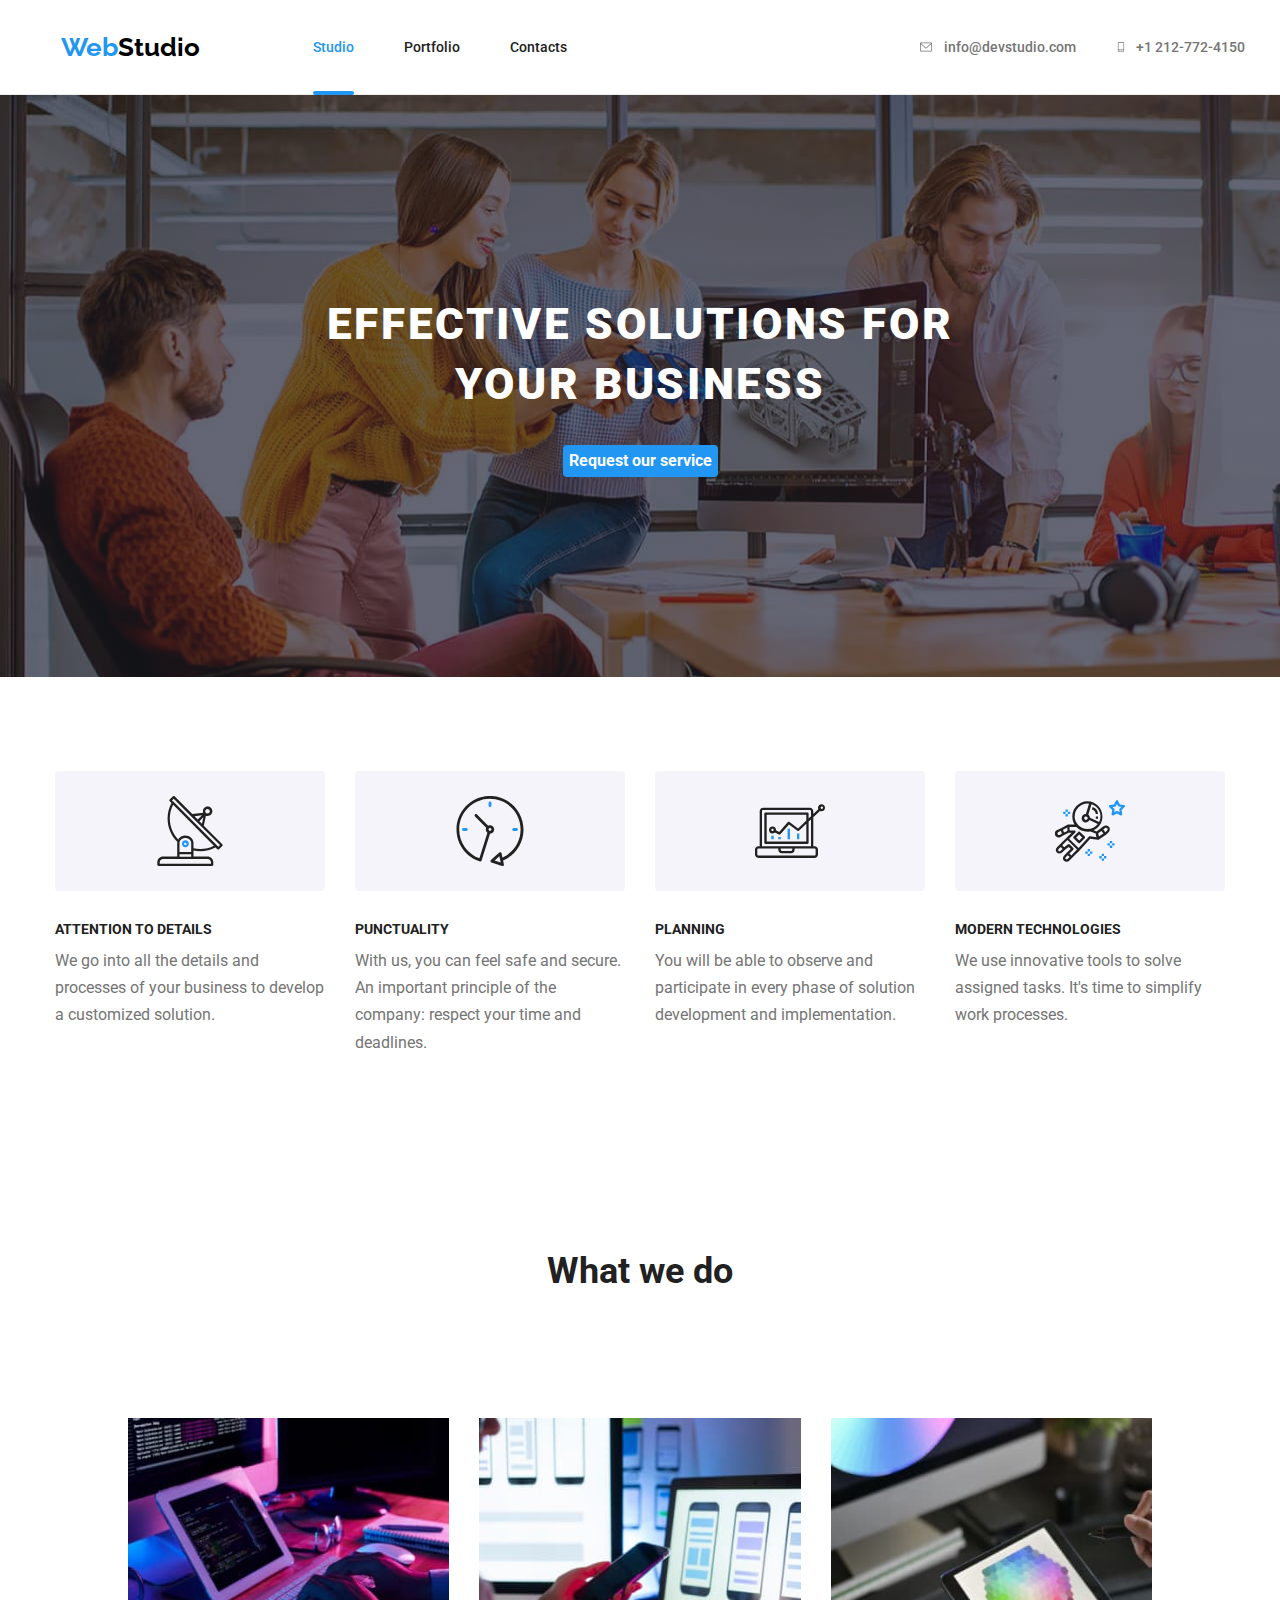
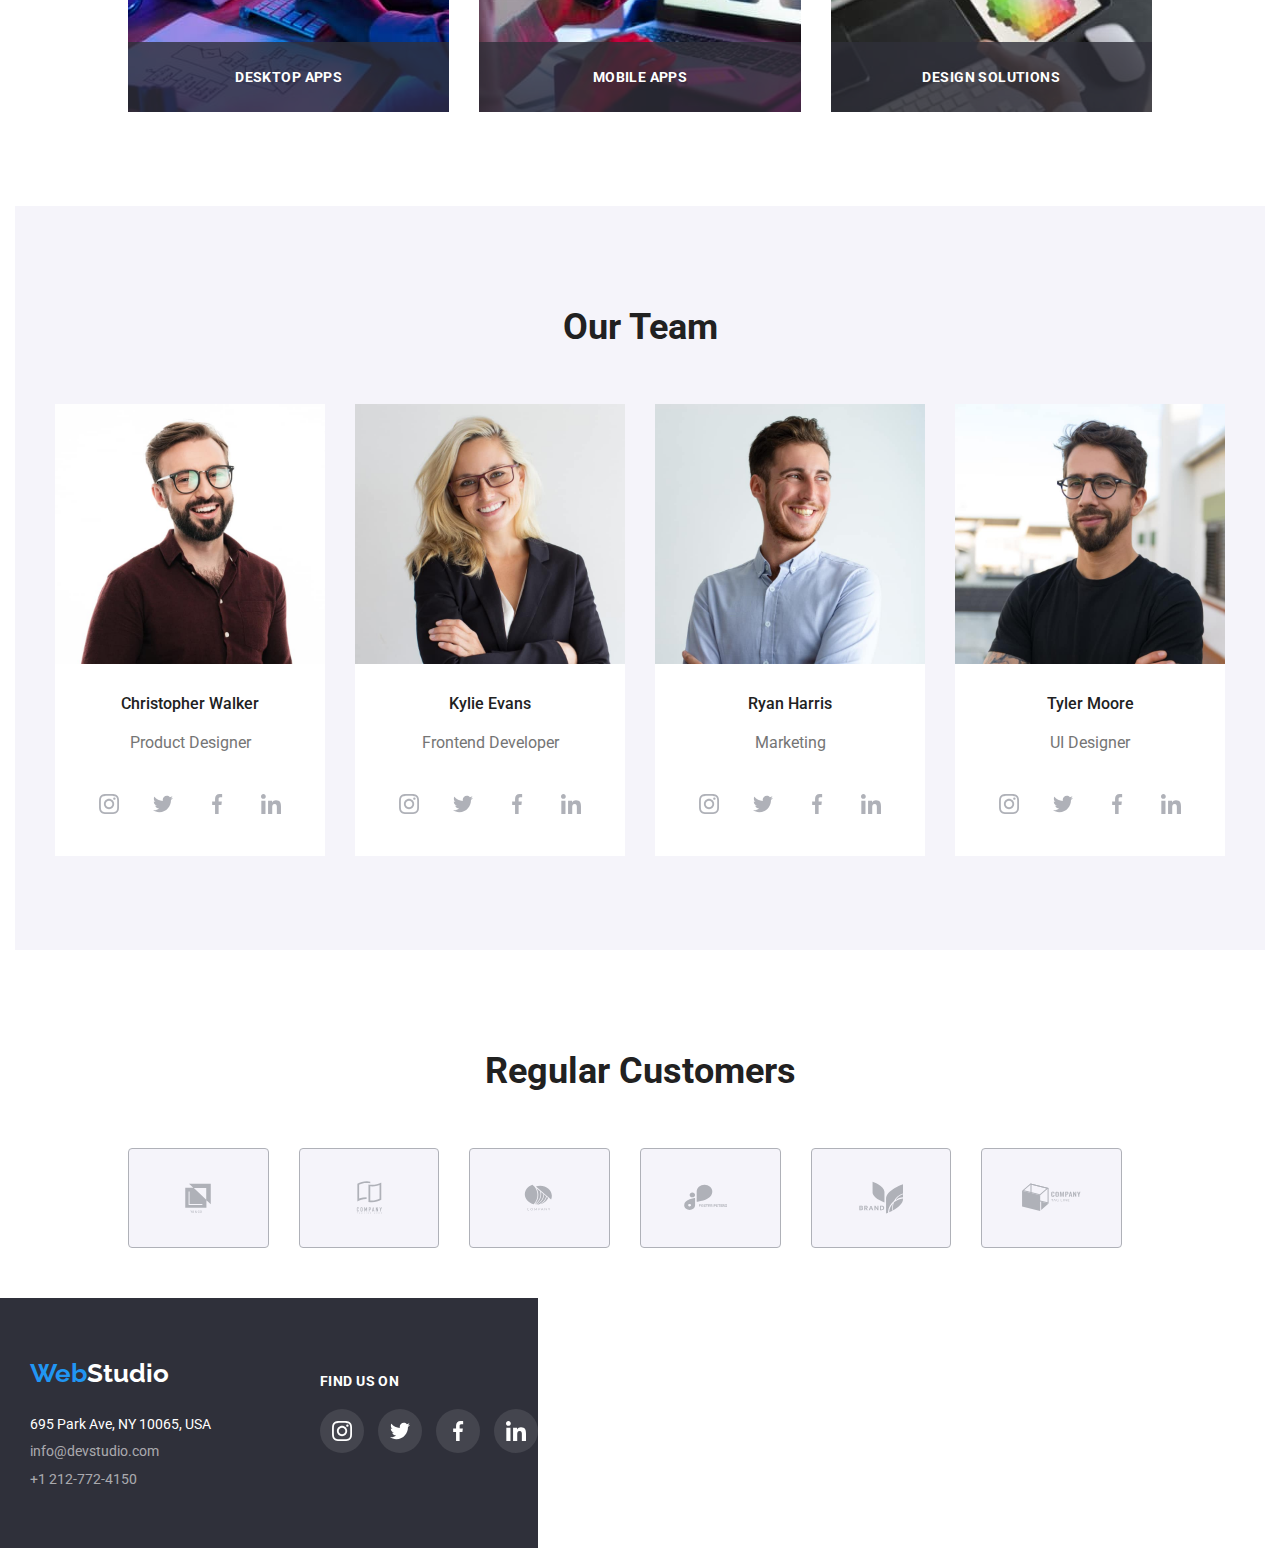
<file: index.html>
<!DOCTYPE html>
<html lang="en">
  <head>
    <meta charset="UTF-8" />
    <meta name="viewport" content="width=device-width, initial-scale=1.0" />
    <title>Web Studio</title>

    <link rel="preconnect" href="https://fonts.googleapis.com" />
    <link rel="preconnect" href="https://fonts.gstatic.com" crossorigin />
    <link
      href="https://fonts.googleapis.com/css2?family=Raleway:wght@700&family=Roboto:wght@400;500;700;900&display=swap"
      rel="stylesheet"
    />
    <link
      rel="stylesheet"
      href="https://cdnjs.cloudflare.com/ajax/libs/modern-normalize/1.0.0/modern-normalize.min.css"
    />
    <link rel="stylesheet" href="css/reset.css" />
    <link rel="stylesheet" href="css/style.css" />
  </head>
  <body>
    <header class="global-header">
      <div class="container">
        <div class="logo logo-header">
          <a href="index.html"
            ><span class="blue-text">Web</span
            ><span class="black-text">Studio</span></a
          >
        </div>
        <nav class="main-navigation">
          <ul>
            <li>
              <a href="index.html" id="current">Studio</a>
            </li>
            <li><a href="portfolio.html">Portfolio</a></li>
            <li><a href="#">Contacts</a></li>
          </ul>
        </nav>
        <div class="contact-info">
          <div class="email">
            <a href="mailto:info@devstudio.com"
              ><svg class="email-icon">
                <use href="./images/icons.svg#icon-envelope"></use>
              </svg>
            </a>
            <a href="mailto:info@devstudio.com"> info@devstudio.com</a>
          </div>
          <div class="tel-nr">
            <a href="tel:+12127724150">
              <svg class="smartphone-icon">
                <use href="./images/icons.svg#icon-smartphone"></use>
              </svg>
            </a>
            <a href="tel:+12127724150"> +1 212-772-4150</a>
          </div>
        </div>
      </div>
    </header>

    <main>
      <div class="container-main">
        <h1 class="main-title">EFFECTIVE SOLUTIONS FOR YOUR BUSINESS</h1>
        <button data-modal-open class="main-button" type="button">
          Request our service
        </button>
      </div>
      <div class="container">
        <!--Details about our services-->
        <section class="services section">
          <ul class="services-list">
            <li class="services-card">
              <div class="container-svg">
                <svg width="70" height="70">
                  <use xlink:href="./images/icons.svg#icon-antenna"></use>
                </svg>
              </div>
              <h3 class="heading-services">ATTENTION TO DETAILS</h3>
              <p class="paragraph-services">
                We go into all the details and processes of your business to
                develop a customized solution.
              </p>
            </li>
            <li class="services-card">
              <div class="container-svg">
                <svg width="70" height="70">
                  <use href="./images/icons.svg#icon-clock"></use>
                </svg>
              </div>
              <h3 class="heading-services">PUNCTUALITY</h3>
              <p class="paragraph-services">
                With us, you can feel safe and secure. An important principle of
                the company: respect your time and deadlines.
              </p>
            </li>
            <li class="services-card">
              <div class="container-svg">
                <svg width="70" height="70">
                  <use href="./images/icons.svg#icon-diagram"></use>
                </svg>
              </div>
              <h3 class="heading-services">PLANNING</h3>
              <p class="paragraph-services">
                You will be able to observe and participate in every phase of
                solution development and implementation.
              </p>
            </li>
            <li class="services-card">
              <div class="container-svg">
                <svg width="70" height="70">
                  <use href="./images/icons.svg#icon-astronaut"></use>
                </svg>
              </div>
              <h3 class="heading-services">MODERN TECHNOLOGIES</h3>
              <p class="paragraph-services">
                We use innovative tools to solve assigned tasks. It's time to
                simplify work processes.
              </p>
            </li>
          </ul>
        </section>

        <!-- what we do pictures-->
        <section class="what-we-do section">
          <h2 class="second-title">What we do</h2>
          <ul>
            <li>
              <h3 class="heading-services-light">DESKTOP APPS</h3>
              <img
                src="images/image-1-working-space.jpg"
                alt="A person working and typing on a tablet device"
                width="370"
                height="294"
              />
            </li>
            <li>
              <h3 class="heading-services-light">Mobile APPS</h3>
              <img
                src="images/image-2-phone-laptop.jpg"
                alt="A person working, checking something on both a phone and a laptop"
                width="370"
                height="294"
              />
            </li>
            <li>
              <h3 class="heading-services-light">DESIGN SOLUTIONS</h3>
              <img
                src="images/image-3-tablet.jpg"
                alt="A person holding a tablet in his hand"
                width="370"
                height="294"
              />
            </li>
          </ul>
        </section>

        <!-- About our team -->
        <section class="our-team section">
          <h2 class="second-title">Our Team</h2>
          <ul>
            <li class="team-members">
              <img
                src="images/image-4-christopher.jpg"
                alt="Christopher-Product Designer"
                width="270"
                height="260"
              />
              <div class="card-container">
                <h3 class="second-title-team">Christopher Walker</h3>
                <span class="profession">Product Designer</span>
              </div>
              <ul class="social-icons">
                <li class="social-media-team">
                  <a href="https://www.instagram.com/" class="instagram-team">
                    <svg class="instagram-member">
                      <use href="./images/icons.svg#icon-instagram"></use>
                    </svg>
                  </a>
                </li>
                <li class="social-media-team">
                  <a href="https://twitter.com" class="twitter-team">
                    <svg class="twitter-member">
                      <use href="./images/icons.svg#icon-twitter"></use>
                    </svg>
                  </a>
                </li>
                <li class="social-media-team">
                  <a href="https://www.facebook.com/" class="facebook-team">
                    <svg class="facebook-member">
                      <use href="./images/icons.svg#icon-facebook"></use>
                    </svg>
                  </a>
                </li>
                <li class="social-media-team">
                  <a href="https://gb.linkedin.com/" class="linkedin-team">
                    <svg class="linkedin-member">
                      <use href="./images/icons.svg#icon-linkedin"></use>
                    </svg>
                  </a>
                </li>
              </ul>
            </li>
            <li class="team-members">
              <img
                src="images/image-5-kylie.jpg"
                alt="Kylie-Front Developer"
                width="270"
                height="260"
              />
              <div class="card-container">
                <h3 class="second-title-team">Kylie Evans</h3>
                <span class="profession">Frontend Developer</span>
              </div>
              <ul class="social-icons">
                <li class="social-media-team">
                  <a href="https://www.instagram.com/" class="instagram-team">
                    <svg class="instagram-member">
                      <use href="./images/icons.svg#icon-instagram"></use>
                    </svg>
                  </a>
                </li>
                <li class="social-media-team">
                  <a href="https://twitter.com" class="twitter-team">
                    <svg class="twitter-member">
                      <use href="./images/icons.svg#icon-twitter"></use>
                    </svg>
                  </a>
                </li>
                <li class="social-media-team">
                  <a href="https://www.facebook.com/" class="facebook-team">
                    <svg class="facebook-member">
                      <use href="./images/icons.svg#icon-facebook"></use>
                    </svg>
                  </a>
                </li>
                <li class="social-media-team">
                  <a href="https://gb.linkedin.com/" class="linkedin-team">
                    <svg class="linkedin-member">
                      <use href="./images/icons.svg#icon-linkedin"></use>
                    </svg>
                  </a>
                </li>
              </ul>
            </li>
            <li class="team-members">
              <img
                src="images/image-6-ryan.jpg"
                alt="Ryan-Marketing"
                width="270"
                height="260"
              />

              <div class="card-container">
                <h3 class="second-title-team">Ryan Harris</h3>
                <span class="profession">Marketing</span>
              </div>
              <ul class="social-icons">
                <li class="social-media-team">
                  <a href="https://www.instagram.com/" class="instagram-team">
                    <svg class="instagram-member">
                      <use href="./images/icons.svg#icon-instagram"></use>
                    </svg>
                  </a>
                </li>
                <li class="social-media-team">
                  <a href="https://twitter.com" class="twitter-team">
                    <svg class="twitter-member">
                      <use href="./images/icons.svg#icon-twitter"></use>
                    </svg>
                  </a>
                </li>
                <li class="social-media-team">
                  <a href="https://www.facebook.com/" class="facebook-team">
                    <svg class="facebook-member">
                      <use href="./images/icons.svg#icon-facebook"></use>
                    </svg>
                  </a>
                </li>
                <li class="social-media-team">
                  <a href="https://gb.linkedin.com/" class="linkedin-team">
                    <svg class="linkedin-member">
                      <use href="./images/icons.svg#icon-linkedin"></use>
                    </svg>
                  </a>
                </li>
              </ul>
            </li>
            <li class="team-members">
              <img
                src="images/image-7-tyler.jpg"
                alt="Tyler-UI Designer"
                width="270"
                height="260"
              />
              <div class="card-container">
                <h3 class="second-title-team">Tyler Moore</h3>
                <span class="profession">UI Designer</span>
              </div>
              <ul class="social-icons">
                <li class="social-media-team">
                  <a href="https://www.instagram.com/" class="instagram-team">
                    <svg class="instagram-member">
                      <use href="./images/icons.svg#icon-instagram"></use>
                    </svg>
                  </a>
                </li>
                <li class="social-media-team">
                  <a href="https://twitter.com" class="twitter-team">
                    <svg class="twitter-member">
                      <use href="./images/icons.svg#icon-twitter"></use>
                    </svg>
                  </a>
                </li>
                <li class="social-media-team">
                  <a href="https://www.facebook.com/" class="facebook-team">
                    <svg class="facebook-member">
                      <use href="./images/icons.svg#icon-facebook"></use>
                    </svg>
                  </a>
                </li>
                <li class="social-media-team">
                  <a href="https://gb.linkedin.com/" class="linkedin-team">
                    <svg class="linkedin-member">
                      <use href="./images/icons.svg#icon-linkedin"></use>
                    </svg>
                  </a>
                </li>
              </ul>
            </li>
          </ul>
        </section>
      </div>

      <section class="container regular-customers">
        <h2 class="second-title customers-heading">Regular Customers</h2>
        <div class="icons-customers">
          <ul>
            <li class="customers-logo">
              <a href="#"
                ><svg class="icon" width="200" height="100">
                  <use href="./images/icons.svg#icon-Logo-ya-co"></use>
                </svg>
              </a>
            </li>
            <li class="customers-logo">
              <a href="#">
                <svg class="icon" width="200" height="100">
                  <use
                    href="./images/icons.svg#icon-Logo-company-tagline"
                  ></use>
                </svg>
              </a>
            </li>
            <li class="customers-logo">
              <a href="#"
                ><svg class="icon" width="200" height="100">
                  <use href="./images/icons.svg#icon-Logo-company"></use>
                </svg>
              </a>
            </li>
            <li class="customers-logo">
              <a href="#"
                ><svg class="icon" width="200" height="100">
                  <use href="./images/icons.svg#icon-Logo-foster"></use>
                </svg>
              </a>
            </li>
            <li class="customers-logo">
              <a href=""
                ><svg class="icon" width="200" height="100">
                  <use href="./images/icons.svg#icon-Logo-brand"></use>
                </svg>
              </a>
            </li>
            <li class="customers-logo">
              <a href="#"
                ><svg class="icon" width="200" height="100">
                  <use href="./images/icons.svg#icon-Logo-tag-line"></use>
                </svg>
              </a>
            </li>
          </ul>
        </div>
      </section>
    </main>

    <footer class="global-footer">
      <div class="container footer-container">
        <div class="logo footer-logo">
          <a href="index.html"
            ><span class="blue-text">Web</span
            ><span class="white-text">Studio</span></a
          >
        </div>
        <!-- Contact infrormation about WebStudio-->

        <address class="footer-address contact-footer">
          695 Park Ave, NY 10065, USA
          <a href="mailto:info@devstudio.com" class="contact-footer"
            >info@devstudio.com</a
          >
          <a href="tel:+12127724150" class="contact-footer">+1 212-772-4150</a>
        </address>
      </div>
      <!--Social Media-->
      <div class="footer-child-container">
        <h4 class="find-us-footer">Find us on</h4>
        <ul class="social-media-svgs">
          <li class="social-media-item">
            <a href="https://www.instagram.com/" class="svg-link-dark">
              <svg class="instagram-footer">
                <use href="./images/icons.svg#icon-instagram-footer"></use>
              </svg>
            </a>
          </li>
          <li class="social-media-item">
            <a href="https://twitter.com" class="svg-link-dark">
              <svg class="twitter-footer">
                <use href="./images/icons.svg#icon-twitter-footer"></use>
              </svg>
            </a>
          </li>
          <li class="social-media-item">
            <a href="https://www.facebook.com/" class="svg-link-dark">
              <svg class="facebook-footer">
                <use href="./images/icons.svg#icon-facebook-footer"></use>
              </svg>
            </a>
          </li>
          <li class="social-media-item">
            <a href="https://gb.linkedin.com/" class="svg-link-dark">
              <svg class="linkedin-footer">
                <use href="./images/icons.svg#icon-linkedin-footer"></use>
              </svg>
            </a>
          </li>
        </ul>
      </div>
    </footer>

    <!-- MODAL -->
    <div class="modal is-hidden" data-modal>
      <div class="modal-content">
        <button class="close-btn" data-modal-close="">&times;</button>
      </div>
    </div>

    <script src="./js/modal.js"></script>
  </body>
</html>
</file>
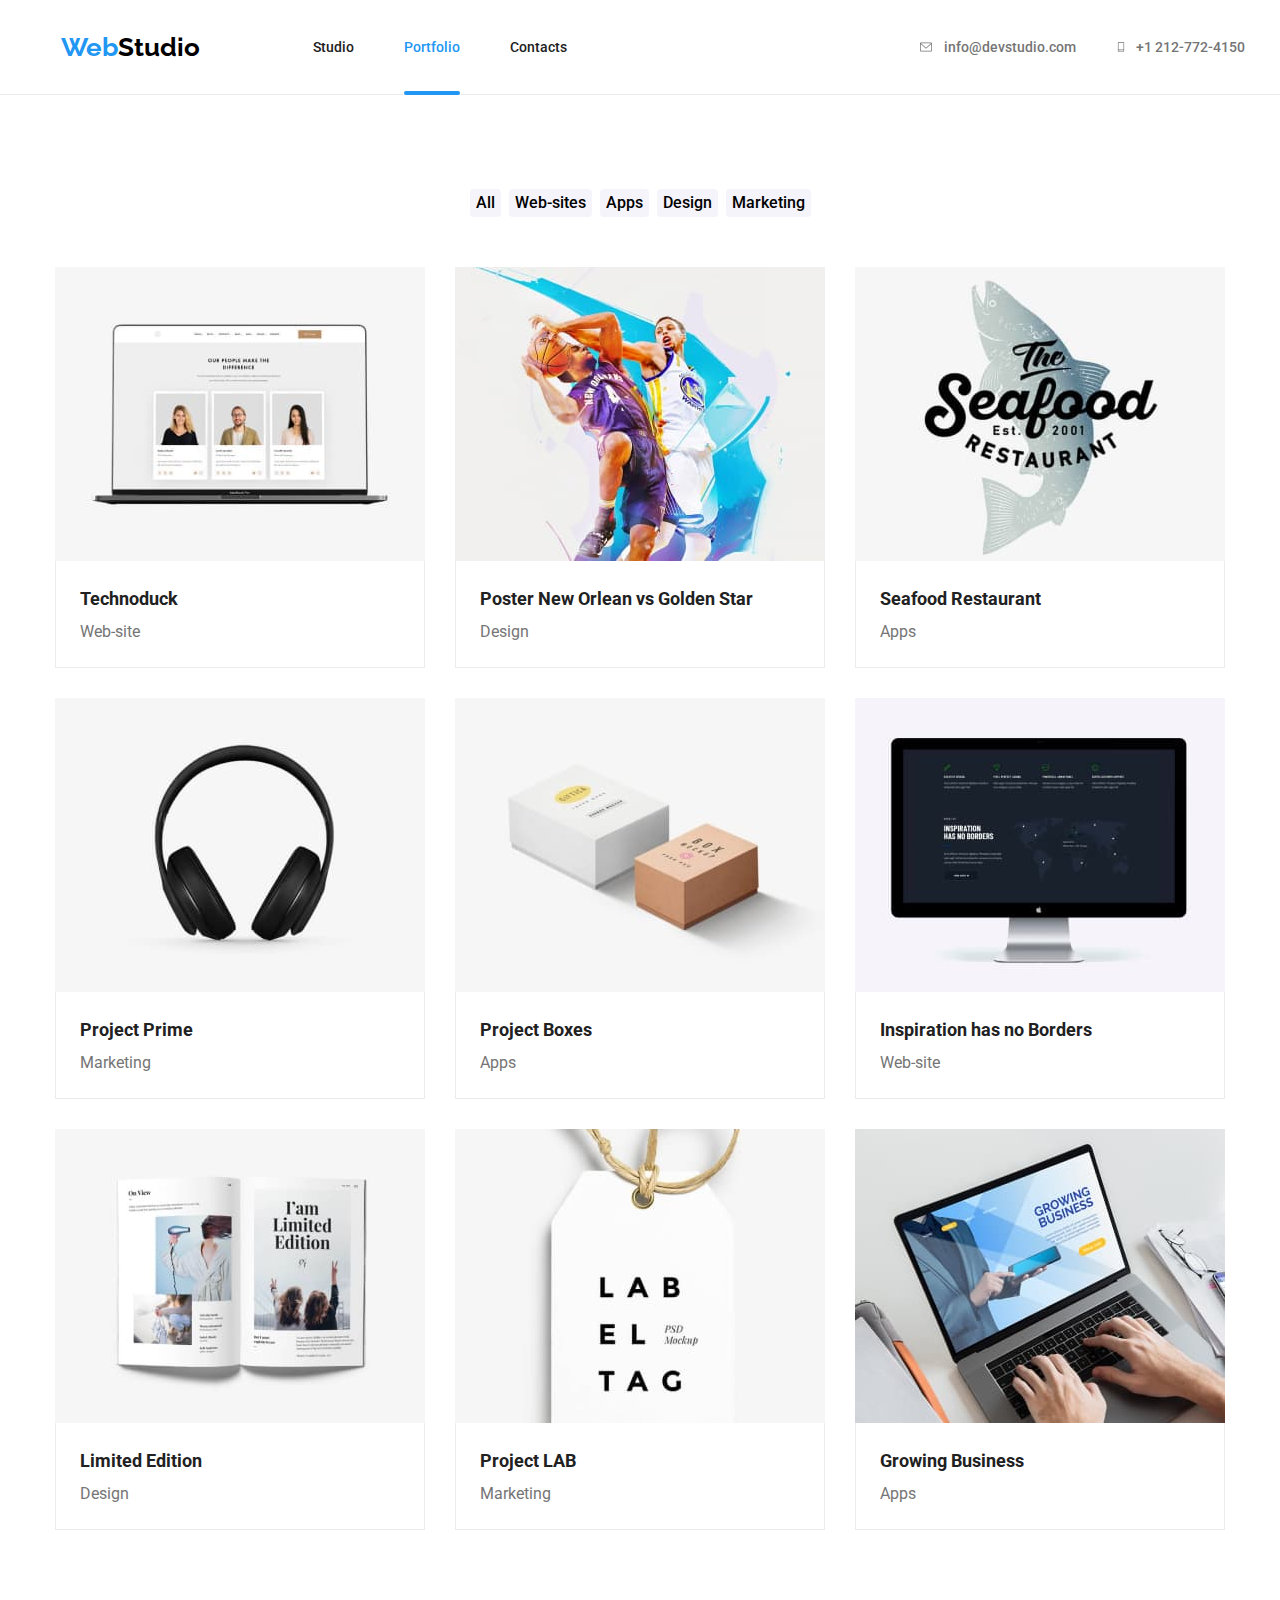
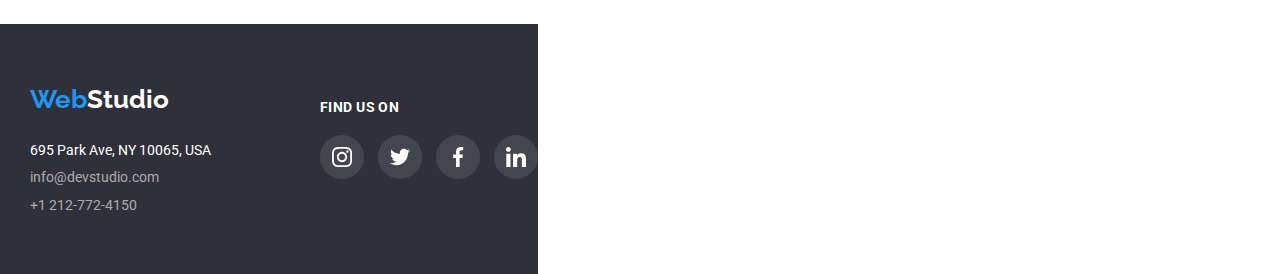
<file: portfolio.html>
<!DOCTYPE html>
<html lang="en">
  <head>
    <meta charset="UTF-8" />
    <meta name="viewport" content="width=device-width, initial-scale=1.0" />
    <title>Portfolio</title>

    <link rel="preconnect" href="https://fonts.googleapis.com" />
    <link rel="preconnect" href="https://fonts.gstatic.com" crossorigin />
    <link
      href="https://fonts.googleapis.com/css2?family=Raleway:wght@700&family=Roboto:wght@400;500;700;900&display=swap"
      rel="stylesheet"
    />

    <link
      rel="stylesheet"
      href="https://cdnjs.cloudflare.com/ajax/libs/modern-normalize/1.0.0/modern-normalize.min.css"
    />
    <link rel="stylesheet" href="css/reset.css" />
    <link rel="stylesheet" href="css/style.css" />
  </head>
  <body>
    <header class="global-header">
      <div class="container">
        <div class="logo logo-header">
          <a href="index.html"
            ><span class="blue-text">Web</span
            ><span class="black-text">Studio</span></a
          >
        </div>
        <nav class="main-navigation">
          <ul>
            <li>
              <a href="index.html">Studio</a>
            </li>
            <li><a href="portfolio.html" id="current">Portfolio</a></li>
            <li><a href="#">Contacts</a></li>
          </ul>
        </nav>
        <div class="contact-info">
          <div class="email">
            <a href="mailto:info@devstudio.com"
              ><svg class="email-icon" width="16px" height="12px">
                <use href="./images/icons.svg#icon-envelope"></use>
              </svg>
            </a>
            <a href="mailto:info@devstudio.com"> info@devstudio.com</a>
          </div>
          <div class="tel-nr">
            <a href="tel:+12127724150">
              <svg class="smartphone-icon" width="10px" height="16px">
                <use href="./images/icons.svg#icon-smartphone"></use>
              </svg>
            </a>
            <a href="tel:+12127724150"> +1 212-772-4150</a>
          </div>
        </div>
      </div>
    </header>

    <main class="section">
      <div class="container">
        <section class="portfolio">
          <div class="portfolio-buttons">
            <ul>
              <li><button class="button" type="button">All</button></li>
              <li><button class="button" type="button">Web-sites</button></li>
              <li><button class="button" type="button">Apps</button></li>
              <li><button class="button" type="button">Design</button></li>
              <li><button class="button" type="button">Marketing</button></li>
            </ul>
          </div>

          <!--Product and Services section-->
          <ul class="card-set">
            <li class="item">
              <div class="box">
                <div class="overlay">
                  <p class="hover-paragraph">
                    Technoduck is a state-of-the-art coronavirus distribution
                    platform. Companies use this platform for digital espionage
                    and attacks on competitors' secure servers.
                  </p>
                </div>
              </div>
              <img
                src="images/technoduck.jpg"
                alt="technoduck web-site"
                width="370"
                height="294"
              />
              <div class="card-portfolio">
                <h3 class="second-title-products-services">Technoduck</h3>
                <span class="type">Web-site</span>
              </div>
            </li>
            <li class="item">
              <div class="box">
                <div class="overlay">
                  <p class="hover-paragraph">
                    Technoduck is a state-of-the-art coronavirus distribution
                    platform. Companies use this platform for digital espionage
                    and attacks on competitors' secure servers.
                  </p>
                </div>
              </div>
              <img
                src="images/poster-new.jpg"
                alt="Poster New Orlean vs Golden Star"
                width="370"
                height="294"
              />
              <div class="card-portfolio">
                <h3 class="second-title-products-services">
                  Poster New Orlean vs Golden Star
                </h3>
                <span class="type">Design</span>
              </div>
            </li>
            <li class="item">
              <div class="box">
                <div class="overlay">
                  <p class="hover-paragraph">
                    Technoduck is a state-of-the-art coronavirus distribution
                    platform. Companies use this platform for digital espionage
                    and attacks on competitors' secure servers.
                  </p>
                </div>
              </div>
              <img
                src="images/sea-food.jpg"
                alt="Seafood Restaurant logo "
                width="370"
                height="294"
              />
              <div class="card-portfolio">
                <h3 class="second-title-products-services">
                  Seafood Restaurant
                </h3>
                <span class="type">Apps</span>
              </div>
            </li>
            <li class="item">
              <div class="box">
                <div class="overlay">
                  <p class="hover-paragraph">
                    Technoduck is a state-of-the-art coronavirus distribution
                    platform. Companies use this platform for digital espionage
                    and attacks on competitors' secure servers.
                  </p>
                </div>
              </div>
              <img
                src="images/project-prime.jpg"
                alt="Project Prime-headphones"
                width="370"
                height="294"
              />
              <div class="card-portfolio">
                <h3 class="second-title-products-services">Project Prime</h3>
                <span class="type">Marketing</span>
              </div>
            </li>
            <li class="item">
              <div class="box">
                <div class="overlay">
                  <p class="hover-paragraph">
                    Technoduck is a state-of-the-art coronavirus distribution
                    platform. Companies use this platform for digital espionage
                    and attacks on competitors' secure servers.
                  </p>
                </div>
              </div>
              <img
                src="images/project-boxes.jpg"
                alt="Project boxes"
                width="370"
                height="294"
              />
              <div class="card-portfolio">
                <h3 class="second-title-products-services">Project Boxes</h3>
                <span class="type">Apps</span>
              </div>
            </li>
            <li class="item">
              <div class="box">
                <div class="overlay">
                  <p class="hover-paragraph">
                    Technoduck is a state-of-the-art coronavirus distribution
                    platform. Companies use this platform for digital espionage
                    and attacks on competitors' secure servers.
                  </p>
                </div>
              </div>
              <img
                src="images/inspiration.jpg"
                alt="Inspiration has no Borders web-site"
                width="370"
                height="294"
              />
              <div class="card-portfolio">
                <h3 class="second-title-products-services">
                  Inspiration has no Borders
                </h3>
                <span class="type">Web-site</span>
              </div>
            </li>
            <li class="item">
              <div class="box">
                <div class="overlay">
                  <p class="hover-paragraph">
                    Technoduck is a state-of-the-art coronavirus distribution
                    platform. Companies use this platform for digital espionage
                    and attacks on competitors' secure servers.
                  </p>
                </div>
              </div>
              <img
                src="images/limited-edition.jpg"
                alt="Limited edition design"
                width="370"
                height="294"
              />
              <div class="card-portfolio">
                <h3 class="second-title-products-services">Limited Edition</h3>
                <span class="type">Design</span>
              </div>
            </li>
            <li class="item">
              <div class="box">
                <div class="overlay">
                  <p class="hover-paragraph">
                    Technoduck is a state-of-the-art coronavirus distribution
                    platform. Companies use this platform for digital espionage
                    and attacks on competitors' secure servers.
                  </p>
                </div>
              </div>
              <img
                src="images/project-lab.jpg"
                alt="Project LAB label"
                width="370"
                height="294"
              />
              <div class="card-portfolio">
                <h3 class="second-title-products-services">Project LAB</h3>
                <span class="type">Marketing</span>
              </div>
            </li>
            <li class="item">
              <div class="box">
                <div class="overlay">
                  <p class="hover-paragraph">
                    Technoduck is a state-of-the-art coronavirus distribution
                    platform. Companies use this platform for digital espionage
                    and attacks on competitors' secure servers.
                  </p>
                </div>
              </div>
              <img
                src="images/growing-business.jpg"
                alt="Growing business app"
                width="370"
                height="294"
              />
              <div class="card-portfolio">
                <h3 class="second-title-products-services">Growing Business</h3>
                <span class="type">Apps</span>
              </div>
            </li>
          </ul>
        </section>
      </div>
    </main>

    <footer class="global-footer">
      <div class="container footer-container">
        <div class="logo footer-logo">
          <a href="index.html"
            ><span class="blue-text">Web</span
            ><span class="white-text">Studio</span></a
          >
        </div>
        <!-- Contact infrormation about WebStudio-->

        <address class="footer-address contact-footer">
          695 Park Ave, NY 10065, USA
          <a href="mailto:info@devstudio.com" class="contact-footer"
            >info@devstudio.com</a
          >
          <a href="tel:+12127724150" class="contact-footer">+1 212-772-4150</a>
        </address>
      </div>
      <!--Social Media-->
      <div class="footer-child-container">
        <h4 class="find-us-footer">Find us on</h4>
        <ul class="social-media-svgs">
          <li class="social-media-item">
            <a href="https://www.instagram.com/" class="svg-link-dark">
              <svg class="instagram-footer">
                <use href="./images/icons.svg#icon-instagram-footer"></use>
              </svg>
            </a>
          </li>
          <li class="social-media-item">
            <a href="https://twitter.com" class="svg-link-dark">
              <svg class="twitter-footer">
                <use href="./images/icons.svg#icon-twitter-footer"></use>
              </svg>
            </a>
          </li>
          <li class="social-media-item">
            <a href="https://www.facebook.com/" class="svg-link-dark">
              <svg class="facebook-footer">
                <use href="./images/icons.svg#icon-facebook-footer"></use>
              </svg>
            </a>
          </li>
          <li class="social-media-item">
            <a href="https://gb.linkedin.com/" class="svg-link-dark">
              <svg class="linkedin-footer">
                <use href="./images/icons.svg#icon-linkedin-footer"></use>
              </svg>
            </a>
          </li>
        </ul>
      </div>
    </footer>
  </body>
</html>
</file>
<file: css/style.css>
:root {
    --primary-text-color: #212121;
    --secondary-text-color: #757575;
    --link-hover-color: #2196F3;
    --background-color: #FFF;
    --header-background-color: #FFF;
    --footer-background-color: #2F303A;
    --footer-link-color: rgba(255, 255, 255, 0.60);
    --blue-text: #2196F3;
    --black-text: #000;
    --white-text: #FFF;
    --white-background: #FFFFFF;
    --container-main-color: #2F303A;
    --button-background-color: #F5F4FA;
    --main-button-hover-color: #188CE8;
    --border-color: #ECECEC;
    --transition-properties-background: background-color;
    --transition-properties-color: color;
    --transition-duration: 250ms;
    --transition-timing-function: cubic-bezier(0.4, 0, 0.2, 1);
}

/*Global Styles */
body {
    background-color: var(--background-color);
    font-family: "Roboto", sans-serif;
    color: var(--primary-text-color);
}

.global-header {
    background-color: var(--header-background-color);
    border-bottom: 1px solid var(--border-color);
}

.global-header .container {
    padding-top: 32px;
    padding-bottom: 32px;
    display: flex;
    justify-content: space-evenly;
    align-items: center;
}

.main-navigation {
    min-width: 168px;
}

.main-navigation ul {
    display: flex;
    gap: 50px;
    list-style: none;
}

.global-header a,
.global-footer a {
    text-decoration: none;
}

/* Container Style */
.container {
    width: 1200px 100vw;
    margin: 0;
    padding-left: 15px;
    padding-right: 15px;

}

/* Paddings for class section*/
.section {
    padding: 94px 25px;

}

/* Navigation */
.main-navigation a {
    color: var(--primary-text-color);
    font-size: 14px;
    font-weight: 500;
    line-height: normal;
    transition-property: var(--transition-properties-color);
    transition-duration: var(--transition-duration);
    transition-timing-function: var(--transition-timing-function);
}

#current {
    position: relative;
    color: var(--blue-text);
}

#current::after {
    content: '';
    position: absolute;
    top: 52px;
    bottom: 0;
    left: 0;
    width: 100%;
    height: 4px;
    background-color: var(--blue-text);
    border-radius: 4px;
    transition-property: var(--transition-properties-background);
    transition-duration: var(--transition-duration);
    transition-timing-function: var(--transition-timing-function);
}

.global-header .main-navigation a:hover,
.global-header .main-navigation a:focus {
    color: var(--link-hover-color);
}

#current {
    color: var(--link-hover-color)
}

/* Logo */
.logo-header {
    padding-left: 25px;
    margin-right: 93px;
    font-family: "Raleway", sans-serif;
    font-size: 26px;
    font-weight: 700;
    line-height: normal;
}

.logo {
    font-family: "Raleway", sans-serif;
    font-size: 26px;
    font-weight: 700;
    line-height: normal;
}


/* Text Colors*/
.blue-text {
    color: var(--blue-text);
}

.black-text {
    color: var(--black-text);
}

.white-text {
    color: var(--white-text);
}

/* Remove List Bullets */
.main-navigation ul,
.services ul,
.what-we-do ul,
.our-team ul,
.portfolio ul {
    list-style-type: none;
}

/* Contact Info Links*/
.contact-info a {
    color: var(--secondary-text-color);
    font-size: 14px;
    font-weight: 500;
    line-height: normal;
    transition-property: var(--transition-properties-color);
    transition-duration: var(--transition-duration);
    transition-timing-function: var(--transition-timing-function);
}

.contact-info a:hover,
.contact-info a:focus {
    color: var(--link-hover-color);
}

.email:hover a,
.email:focus a {
    color: var(--link-hover-color);
    fill: currentColor;
}

.email:hover svg,
.email:focus svg {
    stroke: currentColor;
}

.contact-info {
    display: flex;
    justify-content: center;
    align-items: center;
    margin-left: 330px;
    gap: 40px;
}

.email svg,
.tel-nr svg {
    transition: stroke var(--transition-duration) var(--transition-timing-function);
}

.email {
    display: flex;
    justify-content: flex-start;
    align-items: center;
    gap: 10px;

}

.tel-nr {
    display: flex;
    justify-content: flex-start;
    align-items: center;
    gap: 10px;

}

.email-icon {
    display: flex;
    justify-self: center;
    align-self: center;
    flex-shrink: 0;
    width: 16px;
    height: 12px;

}

.smartphone-icon {
    display: flex;
    justify-self: flex-start;
    align-self: flex-start;
    flex-shrink: 0;
    width: 10px;
    height: 16px;
}

.tel-nr:hover a,
.tel-nr:focus a {
    color: var(--link-hover-color);
    fill: currentColor;
}

.tel-nr:hover svg,
.tel-nr:focus svg {
    stroke: currentColor;
}


/* Container Main Styles */
.container-main {
    background-image: linear-gradient(rgba(47, 48, 58, 0.4), rgba(47, 48, 58, 0.4)), url(../images/background-main-container.jpg);
    display: flex;
    flex-direction: column;
    justify-content: center;
    align-items: center;
    padding-top: 200px;
    padding-bottom: 200px;
    max-width: 100%;
}

/* Main Title */
.main-title {
    align-self: center;
    margin-bottom: 30px;
    color: var(--white-text);
    width: 697px;
    text-align: center;
    font-size: 44px;
    font-weight: 900;
    line-height: 136.364%;
    letter-spacing: 2.64px;
    text-transform: uppercase;
}

/* Buttons */
.main-button {
    background-color: var(--blue-text);
    border: none;
    color: var(--white-text);
    text-align: center;
    font-size: 16px;
    font-family: inherit;
    font-weight: 700;
    line-height: 187.5%;
    border-radius: 4px;
}

.portfolio-buttons ul {
    display: flex;
    justify-content: center;
    list-style: none;
    gap: 8px;
    margin-bottom: 50px;
}

.button {
    background-color: var(--button-background-color);
    border: none;
    font-size: 16px;
    font-family: inherit;
    font-weight: 500;
    line-height: 165.5%;
    border-radius: 4px;
}

.button:hover,
.button:focus {
    background-color: var(--link-hover-color);
    color: var(--white-text);
    box-shadow: 0px 2px 2px 0px rgba(0, 0, 0, 0.12), 0px 1px 2px 0px rgba(0, 0, 0, 0.08), 0px 3px 1px 0px rgba(0, 0, 0, 0.10)
}

.main-button:hover,
.main-button:focus {
    background-color: var(--main-button-hover-color);
    color: var(--white-text);
    box-shadow: 0px 4px 4px 0px rgba(0, 0, 0, 0.15);
}

.main-button,
.button {
    font-family: inherit;
    cursor: pointer;
    transition: var(--transition-properties-background), var(--transition-properties-color), box-shadow 250ms cubic-bezier(0.4, 0, 0.2, 1);
}

/*Services*/
.services ul {
    display: flex;
    justify-content: center;
    list-style: none;
    max-width: 80%;
    margin: 0 auto;
}

.services-list li:not(:last-child) {
    margin-right: 30px;
}

.container-svg svg {
    max-width: max-content;
}


/* Service Heading */
.heading-services {
    margin-bottom: 10px;
    font-size: 14px;
    font-weight: 700;
    line-height: normal;
    text-transform: uppercase;
}

/* Service */
.paragraph-services {
    color: var(--secondary-text-color);
    line-height: 171.429%;
}

/* Second Title*/
.second-title {
    margin-bottom: 50px;
    text-align: center;
    font-size: 36px;
    font-weight: 700;
}

.services-card .container-svg {
    padding: 25px 100px 25px 100px;
    margin-bottom: 30px;
    border-radius: 4px;
    flex-shrink: 0;
    background-color: #F5F4FA;
}

/* Regular customers*/

.regular-customers {
    display: flex;
    justify-content: center;
    flex-direction: column;
    background-color: var(--white-background);
}

.customers-heading {
    padding-top: 94px;
}

.icons-customers {
    display: flex;
    justify-content: center;
}

.icons-customers ul {
    display: flex;
    list-style: none;
    gap: 30px;
    margin-bottom: 50px;
    max-width: 80vw;
}

.customers-logo {
    flex-basis: calc((100% - 180px)/6);
    transition: var(--transition-properties-background);
    transition: var(--transition-duration);
    transition: var(--transition-timing-function);
}

.customers-logo svg {
    padding-left: 32px;
    padding-right: 32px;
    padding-top: 16px;
    padding-bottom: 16px;
    background-color: #F5F4FA;
    border-radius: 4px;
    border: 1px solid #AFB1B8;
    flex-shrink: 0;
    max-width: 100%;
}

.icon {
    fill: #AFB1B8;
    transition: var(--transition-properties-background), fill 250ms cubic-bezier(0.4, 0, 0.2, 1);
}

.customers-logo:hover .icon,
.customers-logo:focus .icon {
    fill: var(--link-hover-color);
    background-color: var(--white-background);
}

.customers-logo:hover {
    background-color: var(--white-background);
}


/*What we do */
.what-we-do ul {
    display: flex;
    justify-content: center;
    list-style: none;
    gap: 30px;
    max-width: 80vw;
    margin: 0 auto;
}

.heading-services-light {
    color: var(--white-text);
    text-align: center;
    font-family: "Roboto", sans-serif;
    font-size: 14px;
    font-style: normal;
    font-weight: 700;
    line-height: normal;
    letter-spacing: 0.42px;
    text-transform: uppercase;
    background-color: rgba(47, 48, 58, 0.80);
}

.heading-services-light {
    display: flex;
    justify-content: center;
    align-items: center;
    padding-top: 27px;
    padding-bottom: 27px;
    position: relative;
    top: 294px;

}

/* Our team Section */
.our-team {
    display: flex;
    flex-direction: column;
    justify-content: center;
    align-items: center;
    background-color: var(--button-background-color);
}

.our-team ul:not(.social-icons) {
    display: flex;
    justify-content: center;
    list-style: none;
    gap: 30px;
}

.team-members {
    background-color: var(--background-color);
    max-width: 80vw;
    margin: 0 auto;
}

.card-container {
    background-color: var(--background-color);
    border-radius: 0px 0px 4px 4px;
    display: flex;
    flex-direction: column;
    justify-content: center;
    align-items: center;
}

.second-title-team {
    margin-top: 30px;
    margin-bottom: 10px;
    font-size: 16px;
    font-weight: 500;
    line-height: normal;
}

.profession {
    margin-top: 10px;
    margin-bottom: 30px;
    color: var(--secondary-text-color);
    font-size: 16px;
    line-height: normal;
}

.social-media-team {
    box-sizing: border-box;
    padding: 12px;
    border-radius: 100%;
    flex-shrink: 0;
    transition: var(--transition-properties-background);
    transition: var(--transition-duration);
    transition: var(--transition-timing-function);
}

.social-icons {
    display: flex;
    justify-content: center;
    padding-bottom: 30px;

}

.social-media-team:not(:last-child) {
    margin-right: 10px;

}

.instagram-member,
.twitter-member,
.facebook-member,
.linkedin-member {
    fill: #AFB1B8;
    width: 20px;
    height: 20px;
    flex-shrink: 0;
}

.social-media-team svg {
    transition: fill var(--transition-duration), var(--transition-timing-function);
}

.social-media-team:hover,
.social-media-team:focus {
    background-color: var(--link-hover-color);
}

.social-media-team:hover svg,
.social-media-team:focus svg {
    fill: white;
}


/* Second Title for Porducts and Services*/

.card-portfolio {
    background-color: var(--background-color);
    border-bottom: 1px solid var(--border-color);
    border-right: 1px solid var(--border-color);
    border-left: 1px solid var(--border-color);
    display: flex;
    flex-direction: column;
    padding: 20px 24px;
}

.card-set {
    display: flex;
    justify-content: center;
    flex-flow: row wrap;
    gap: 30px;
    list-style: none;
    max-width: 100vw;
    margin: 0 auto;
}

.box {
    position: absolute;
    width: 370px;
    height: 294px;
    flex-shrink: 0;
    margin: 0 auto;
    overflow: hidden;
}

.overlay {
    display: flex;
    justify-content: center;
    align-items: center;
    position: absolute;
    width: 100%;
    height: 100%;
    background-color: rgba(33, 150, 243, 0.90);

    transform: translateY(100%);
    transition: transform 250ms cubic-bezier(0.4, 0, 0.2, 1);
}

.overlay p {
    padding-left: 24px;
    padding-right: 24px;
    color: #FFF;
    font-family: "Roboto", sans-serif;
    font-size: 18px;
    font-style: normal;
    font-weight: 400;
    line-height: 155.556%;
    letter-spacing: 0.54px;
}

.item:hover .overlay,
.item:focus .overlay {
    transform: translateY(0);
}

.item {
    transition: box-shadow var(--transition-duration), var(--transition-timing-function);
}

.item:hover,
.item:focus {
    box-shadow: 1px 4px 6px 0px rgba(0, 0, 0, 0.16),
        0px 4px 4px 0px rgba(0, 0, 0, 0.06),
        0px 1px 1px 0px rgba(0, 0, 0, 0.12);
}

.second-title-products-services {
    font-size: 18px;
    font-weight: 700;
    line-height: 200%;
}

.type {
    color: var(--secondary-text-color);
    font-size: 16px;
    line-height: 187.5%;
}

/* Global Footer */

.global-footer {
    display: flex;
    justify-self: start;
    align-items: flex-start;
    padding-left: 30px;
}

.footer-address {
    display: flex;
    flex-flow: column wrap;
    gap: 12px;
    list-style: none;
}

.contact-footer {
    flex-basis: calc((100% - 24px) / 3);

}

.footer-logo {
    margin-bottom: 28px;
}

.global-footer .footer-container {
    padding-top: 60px;
    padding-left: 0;
    margin-right: 94px;
}

.global-footer {
    background-color: var(--footer-background-color);
}

.footer-address {
    padding-bottom: 60px;
    color: var(--white-text);
    font-size: 14px;
    font-style: normal;
    line-height: normal;
}

.footer-address a {
    color: var(--footer-link-color);
    font-size: 14px;
    line-height: 114.286%;
    transition: var(--transition-properties-color);
    transition: var(--transition-duration);
    transition: var(--transition-timing-function);
}

.global-footer .footer-address a:hover,
.global-footer .footer-address a:focus {
    color: var(--link-hover-color);
}

.find-us-footer {
    padding-top: 75px;
    margin-bottom: 20px;
    color: var(--white-text);
    font-family: Roboto;
    font-size: 14px;
    font-style: normal;
    font-weight: 700;
    line-height: normal;
    letter-spacing: 0.42px;
    text-transform: uppercase;
}

.instagram-footer,
.twitter-footer,
.facebook-footer,
.linkedin-footer {
    width: 20px;
    height: 20px;
    flex-shrink: 0;
}

.social-media-item {
    box-sizing: border-box;
    padding: 12px;
    border-radius: 100%;
    flex-shrink: 0;
    background-color: rgba(255, 255, 255, 0.10);
    transition: var(--transition-properties-background), var(--transition-properties-color), fill var(--transition-duration), var(--transition-timing-function);

}

.social-media-item:not(:last-child) {
    margin-right: 10px;
}

.footer-child-container {
    display: flex;
    justify-content: flex-start;
    align-items: flex-start;
    flex-direction: column;
}

.social-media-svgs li {
    display: inline-flex;
    list-style: none;

}

.social-media-item:hover,
.social-media-item:focus {
    color: var(--link-hover-color);
    fill: currentColor;
    background-color: var(--link-hover-color);
}

/* Style for modal */
.modal {
    display: flex;
    justify-content: center;
    align-items: center;
    position: fixed;
    top: 0;
    left: 0;
    width: 100%;
    height: 100%;
    background-color: rgba(0, 0, 0, 0.2);
    visibility: hidden;
    opacity: 0;
    pointer-events: none;
    transition: opacity 0.3s ease-in-out;
}

.modal-content {
    width: 528px;
    height: 581px;
    flex-shrink: 0;
    border-radius: 4px;
    background-color: #FFF;
    box-shadow: 0px 2px 1px 0px rgba(0, 0, 0, 0.20), 0px 1px 1px 0px rgba(0, 0, 0, 0.14), 0px 1px 3px 0px rgba(0, 0, 0, 0.12);
}

.close-btn {
    display: flex;
    justify-content: center;
    align-items: center;
    margin-right: 8px;
    margin-left: 490px;
    margin-top: 8px;
    width: 30px;
    height: 30px;
    flex-shrink: 0;
    padding: 6px;
    color: rgba(0, 0, 0, 1);
    background-color: var(--white-background);
    border: 1px solid rgba(0, 0, 0, 0.10);
    border-radius: 50%;
    cursor: pointer;
}

.modal:not(.is-hidden) {
    visibility: visible;
    opacity: 1;
    pointer-events: auto;
}
</file>
